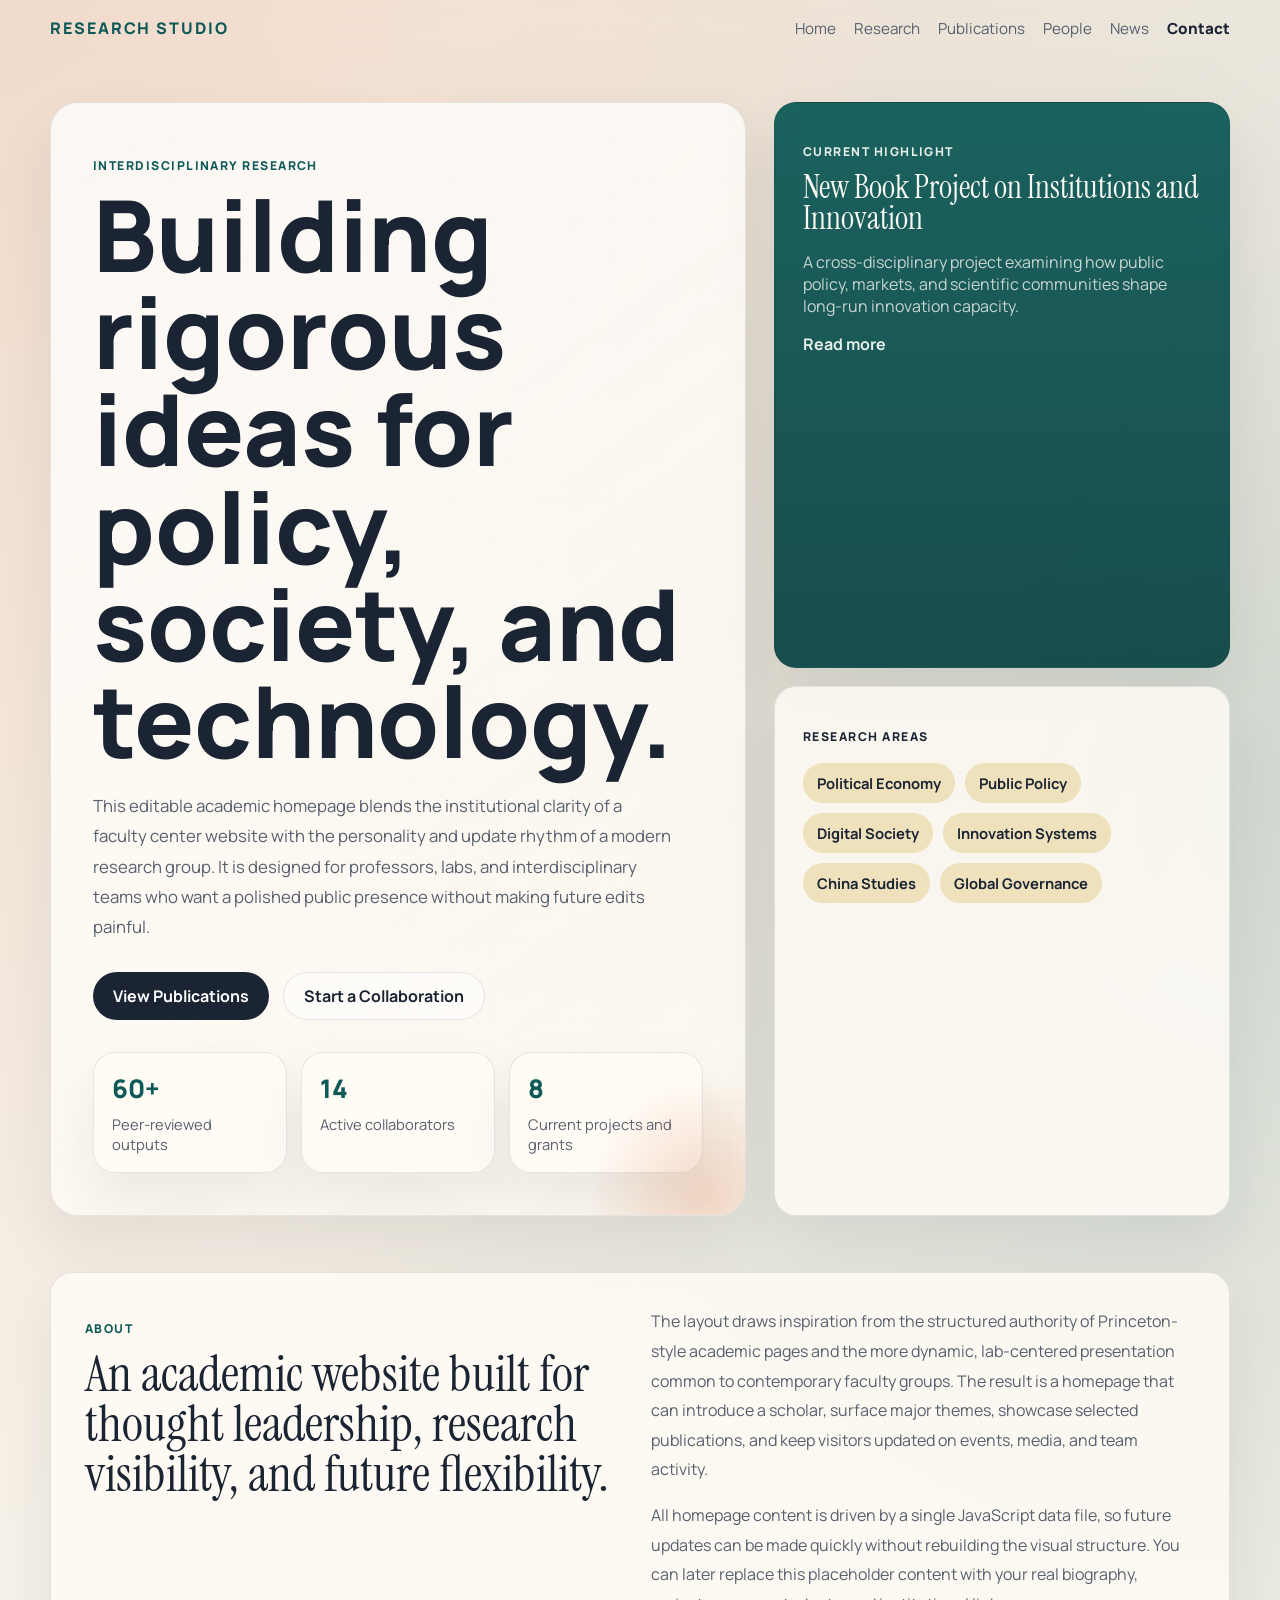
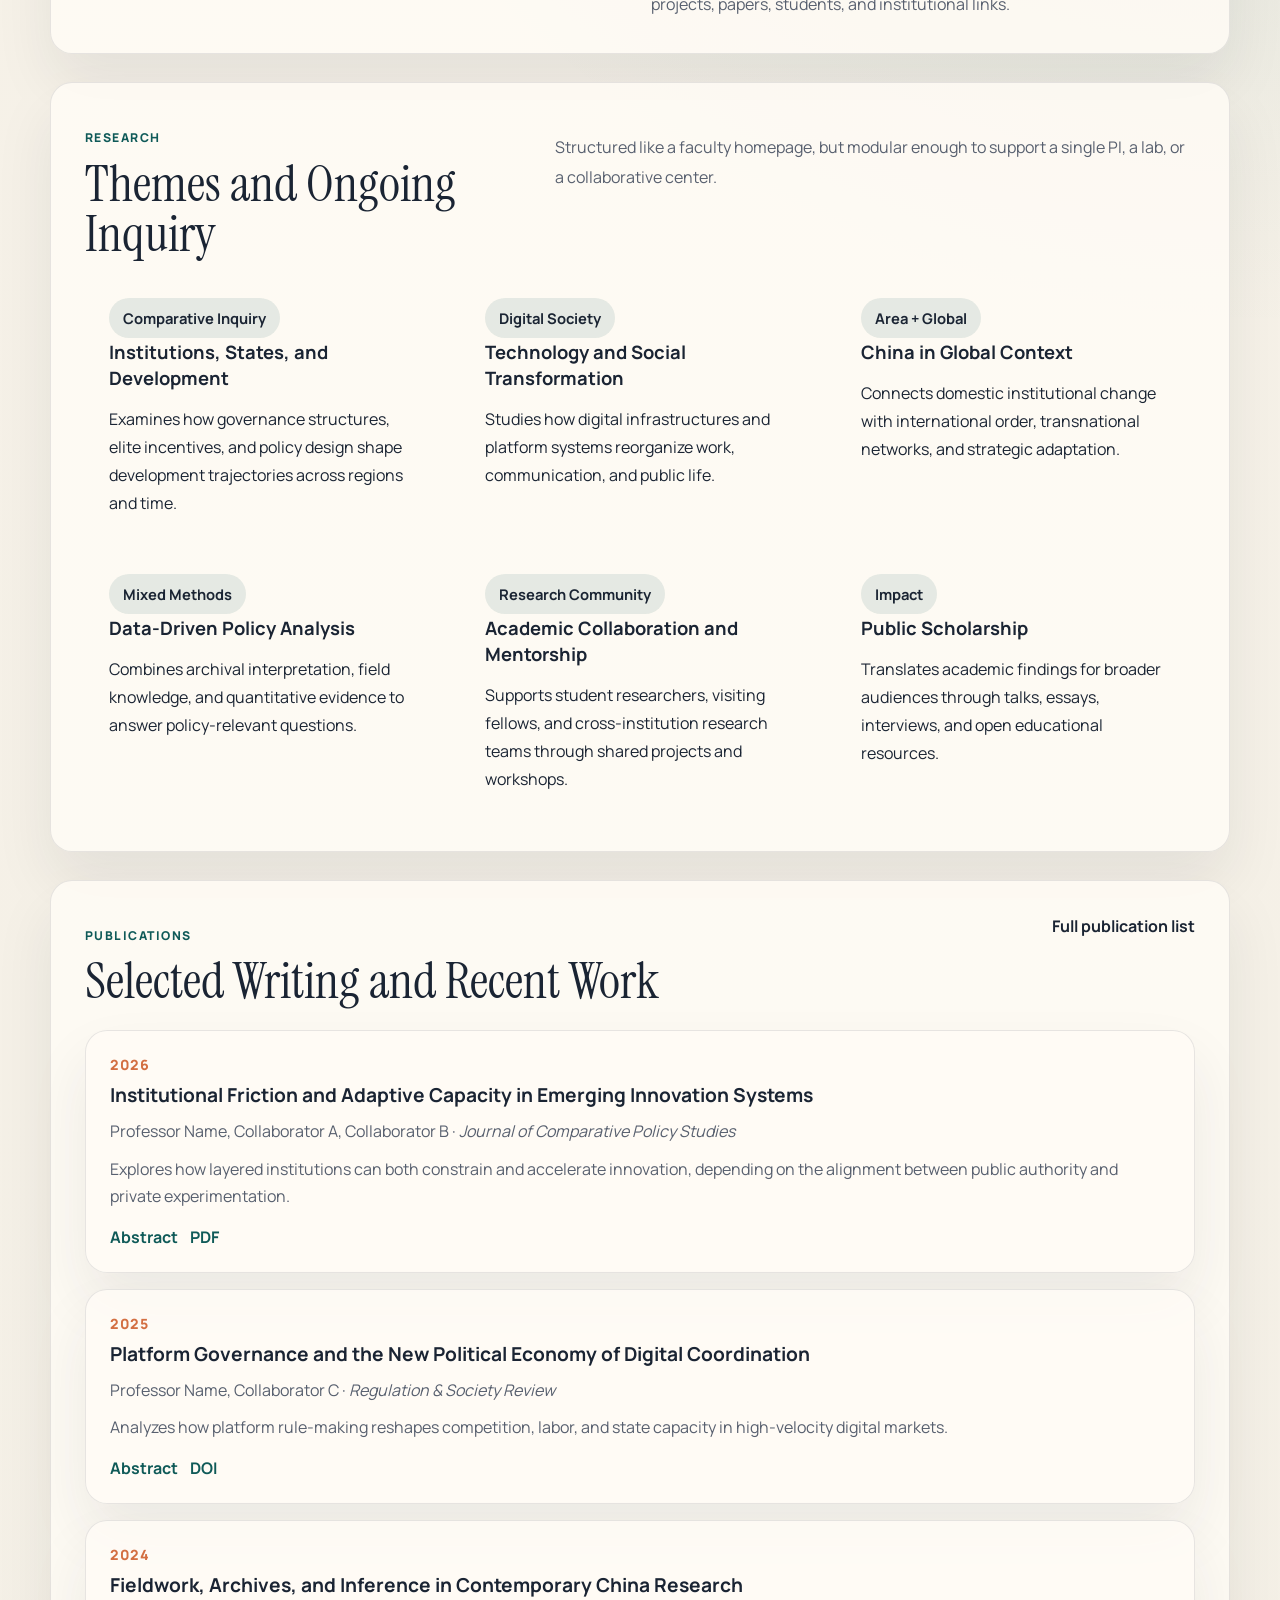
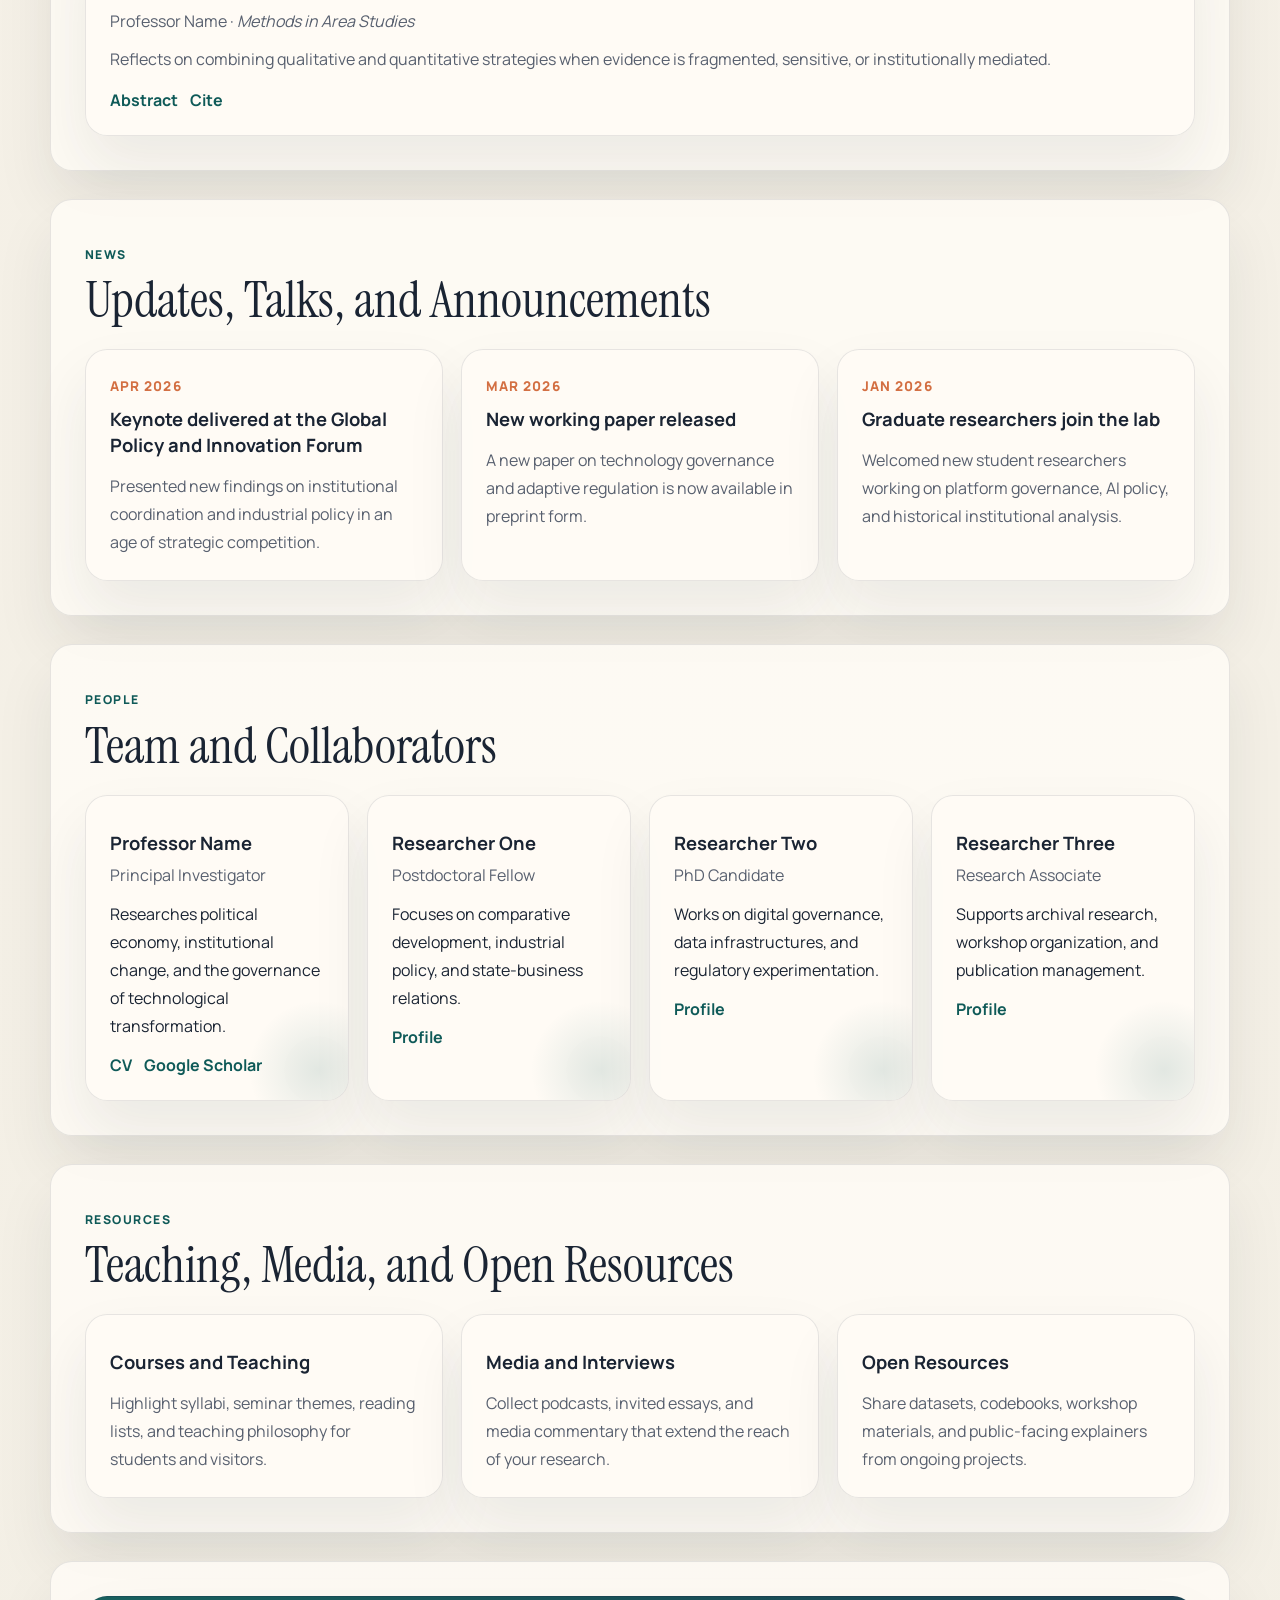
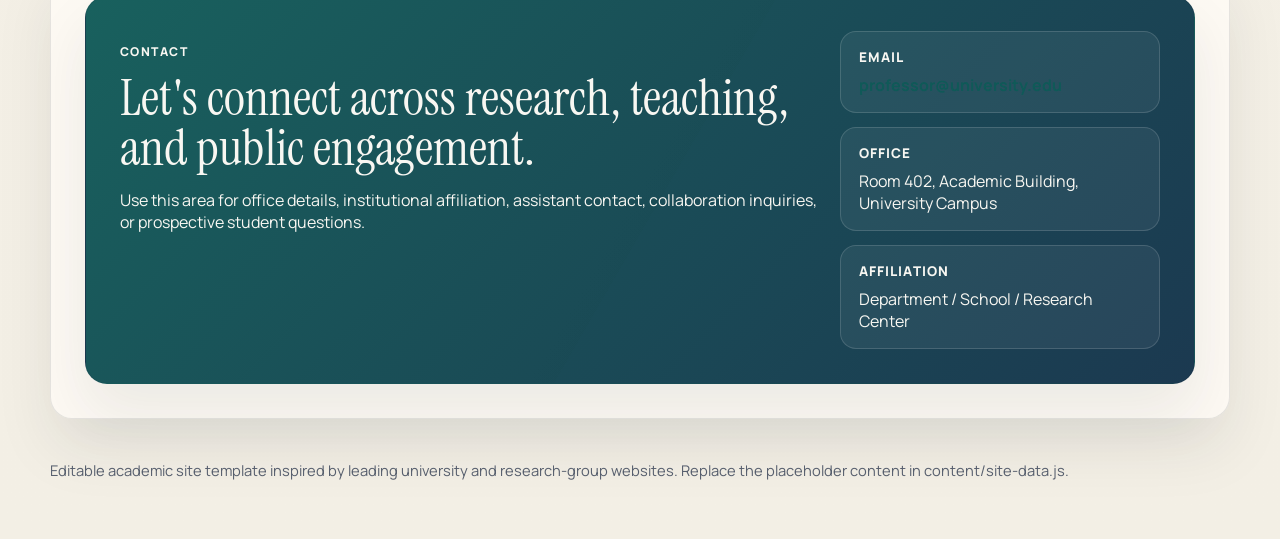
<file: index.html>
<!DOCTYPE html>
<html lang="en">
  <head>
    <meta charset="UTF-8" />
    <meta name="viewport" content="width=device-width, initial-scale=1.0" />
    <title>Academic Research Studio</title>
    <meta
      name="description"
      content="A modular academic website template for research groups, faculty, and interdisciplinary labs."
    />
    <link rel="preconnect" href="https://fonts.googleapis.com" />
    <link rel="preconnect" href="https://fonts.gstatic.com" crossorigin />
    <link
      href="https://fonts.googleapis.com/css2?family=Manrope:wght@400;500;600;700;800&family=Instrument+Serif:ital@0;1&display=swap"
      rel="stylesheet"
    />
    <link rel="stylesheet" href="styles.css" />
  </head>
  <body>
    <div class="page-shell">
      <header class="site-header">
        <a class="brand" href="index.html">
          <span class="brand-kicker" id="brand-kicker">Research Studio</span>
        </a>
        <nav class="site-nav" id="site-nav" aria-label="Primary navigation"></nav>
      </header>

      <main id="top">
        <section class="hero">
          <div class="hero-copy">
            <p class="eyebrow" id="hero-eyebrow">Interdisciplinary Research</p>
            <h1 id="hero-title">Building rigorous ideas for policy, society, and technology.</h1>
            <p class="hero-summary" id="hero-summary"></p>

            <div class="hero-actions">
              <a class="button button-primary" id="hero-primary-link" href="#publications">View Publications</a>
              <a class="button button-secondary" id="hero-secondary-link" href="#contact">Collaborate</a>
            </div>

            <div class="hero-metrics" id="hero-metrics"></div>
          </div>

          <aside class="hero-panel">
            <div class="panel-card panel-highlight">
              <p class="panel-label">Current Highlight</p>
              <h2 id="highlight-title"></h2>
              <p id="highlight-summary"></p>
              <a id="highlight-link" href="#" target="_blank" rel="noreferrer">Read more</a>
            </div>
            <div class="panel-card">
              <p class="panel-label">Research Areas</p>
              <div class="tag-grid" id="hero-tags"></div>
            </div>
          </aside>
        </section>

        <section class="section intro-grid" id="about">
          <div>
            <p class="section-kicker">About</p>
            <h2 class="section-title" id="about-title"></h2>
          </div>
          <div class="rich-text" id="about-copy"></div>
        </section>

        <section class="section" id="research">
          <div class="section-heading">
            <div>
              <p class="section-kicker">Research</p>
              <h2 class="section-title">Themes and Ongoing Inquiry</h2>
            </div>
            <p class="section-note">
              Structured like a faculty homepage, but modular enough to support a single PI, a lab,
              or a collaborative center.
            </p>
          </div>
          <div class="card-grid" id="research-grid"></div>
        </section>

        <section class="section split-section" id="publications">
          <div class="section-heading">
            <div>
              <p class="section-kicker">Publications</p>
              <h2 class="section-title">Selected Writing and Recent Work</h2>
            </div>
            <a class="text-link" id="all-publications-link" href="#" target="_blank" rel="noreferrer"
              >Full publication list</a
            >
          </div>
          <div class="publication-list" id="publication-list"></div>
        </section>

        <section class="section news-section" id="news">
          <div class="section-heading">
            <div>
              <p class="section-kicker">News</p>
              <h2 class="section-title">Updates, Talks, and Announcements</h2>
            </div>
          </div>
          <div class="news-grid" id="news-grid"></div>
        </section>

        <section class="section" id="people">
          <div class="section-heading">
            <div>
              <p class="section-kicker">People</p>
              <h2 class="section-title">Team and Collaborators</h2>
            </div>
          </div>
          <div class="people-grid" id="people-grid"></div>
        </section>

        <section class="section resources-section">
          <div class="section-heading">
            <div>
              <p class="section-kicker">Resources</p>
              <h2 class="section-title">Teaching, Media, and Open Resources</h2>
            </div>
          </div>
          <div class="resource-grid" id="resource-grid"></div>
        </section>

        <section class="section contact-section" id="contact">
          <div class="contact-card">
            <div>
              <p class="section-kicker">Contact</p>
              <h2 class="section-title" id="contact-title"></h2>
              <p class="contact-copy" id="contact-summary"></p>
            </div>
            <div class="contact-details" id="contact-details"></div>
          </div>
        </section>
      </main>
    </div>

    <footer class="site-footer">
      <p id="footer-text"></p>
    </footer>

    <script src="content/site-data.js"></script>
    <script src="script.js"></script>
  </body>
</html>
</file>
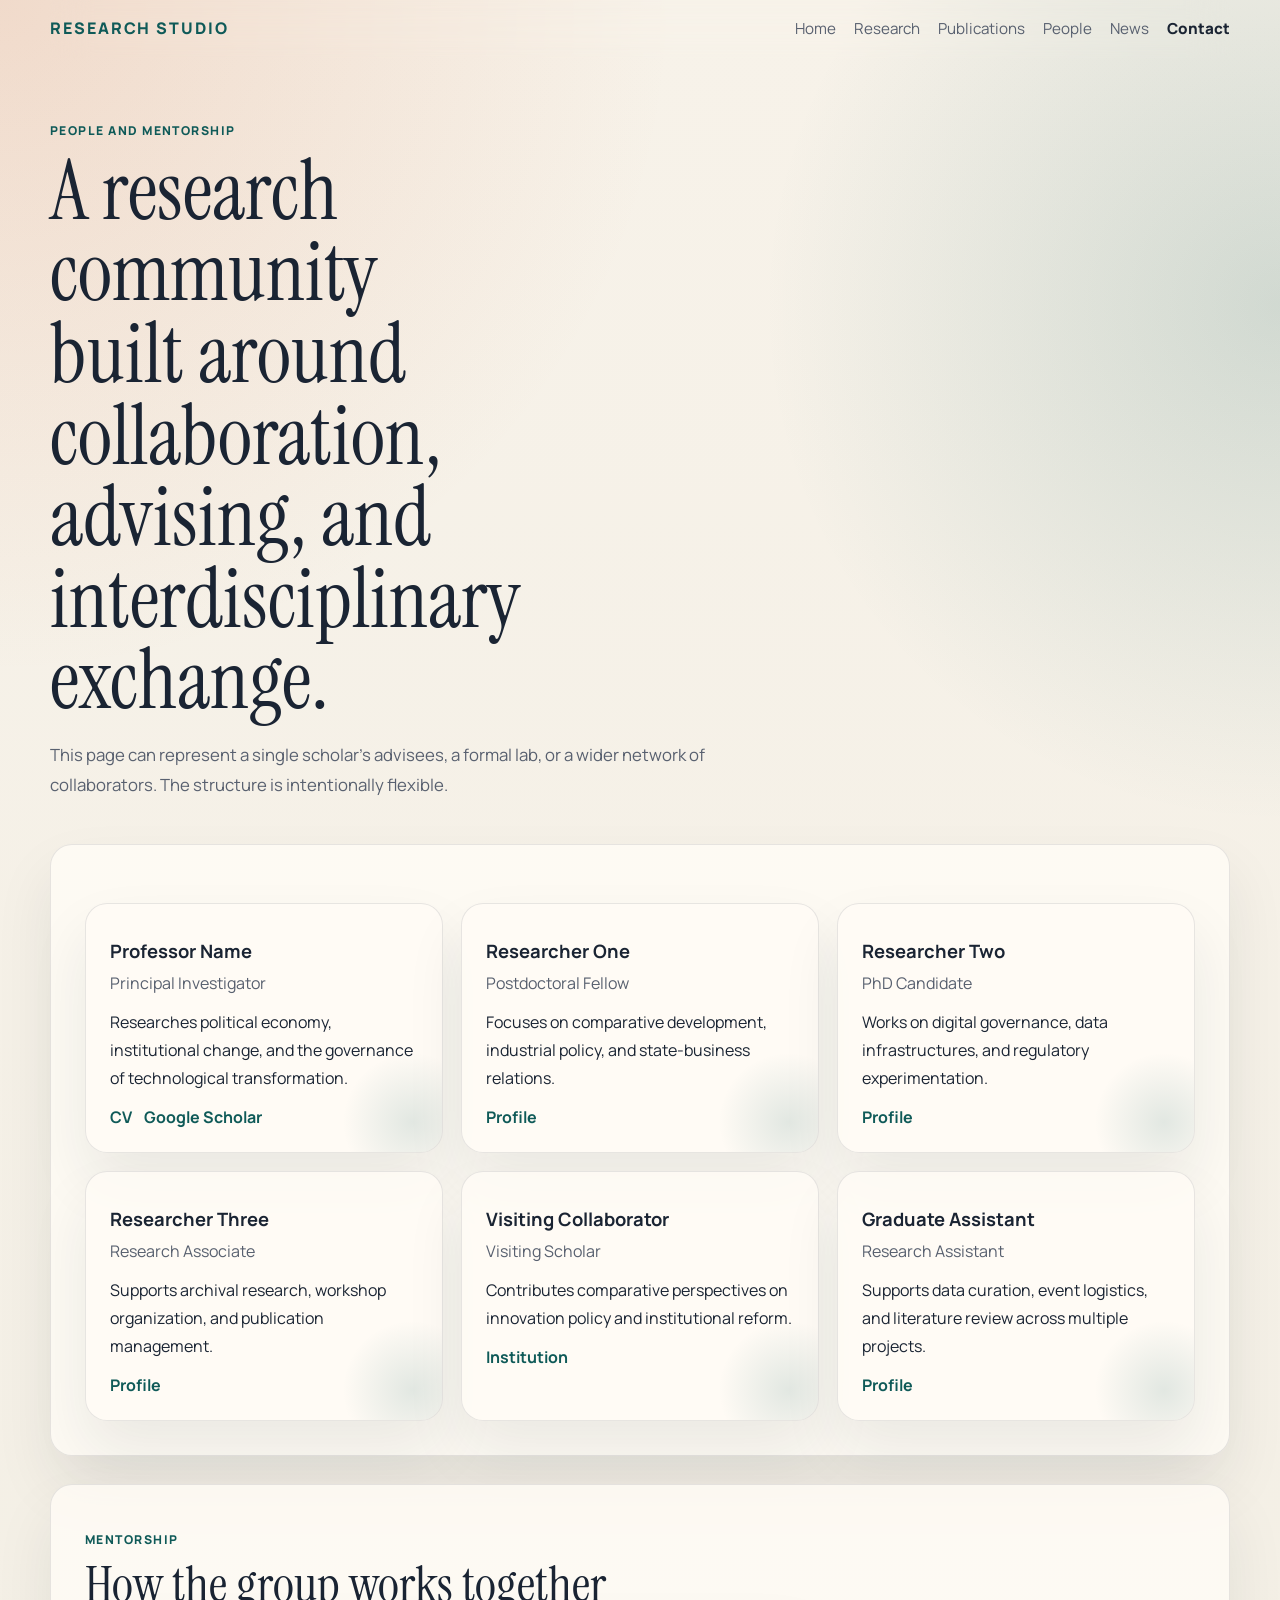
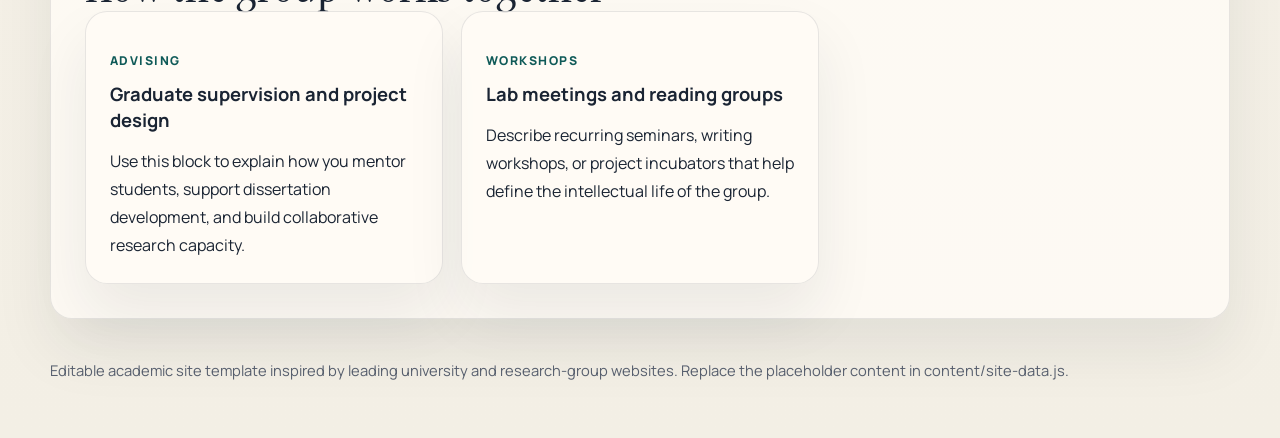
<file: people.html>
<!DOCTYPE html>
<html lang="en">
  <head>
    <meta charset="UTF-8" />
    <meta name="viewport" content="width=device-width, initial-scale=1.0" />
    <title>Academic Research Studio | People</title>
    <meta
      name="description"
      content="People, collaborators, and mentorship page for an academic website."
    />
    <link rel="preconnect" href="https://fonts.googleapis.com" />
    <link rel="preconnect" href="https://fonts.gstatic.com" crossorigin />
    <link
      href="https://fonts.googleapis.com/css2?family=Manrope:wght@400;500;600;700;800&family=Instrument+Serif:ital@0;1&display=swap"
      rel="stylesheet"
    />
    <link rel="stylesheet" href="styles.css" />
  </head>
  <body>
    <div class="page-shell">
      <header class="site-header">
        <a class="brand" href="index.html">
          <span class="brand-kicker" id="brand-kicker">Research Studio</span>
        </a>
        <nav class="site-nav" id="site-nav" aria-label="Primary navigation"></nav>
      </header>

      <main>
        <section class="page-hero">
          <p class="eyebrow" id="page-eyebrow"></p>
          <h1 class="page-title" id="page-title"></h1>
          <p class="page-summary" id="page-summary"></p>
        </section>

        <section class="section">
          <div class="people-grid people-grid-wide" id="people-page-grid"></div>
        </section>

        <section class="section">
          <div class="section-heading">
            <div>
              <p class="section-kicker">Mentorship</p>
              <h2 class="section-title">How the group works together</h2>
            </div>
          </div>
          <div class="feature-grid" id="mentorship-list"></div>
        </section>
      </main>
    </div>

    <footer class="site-footer">
      <p id="footer-text"></p>
    </footer>

    <script src="content/site-data.js"></script>
    <script src="script.js"></script>
  </body>
</html>
</file>
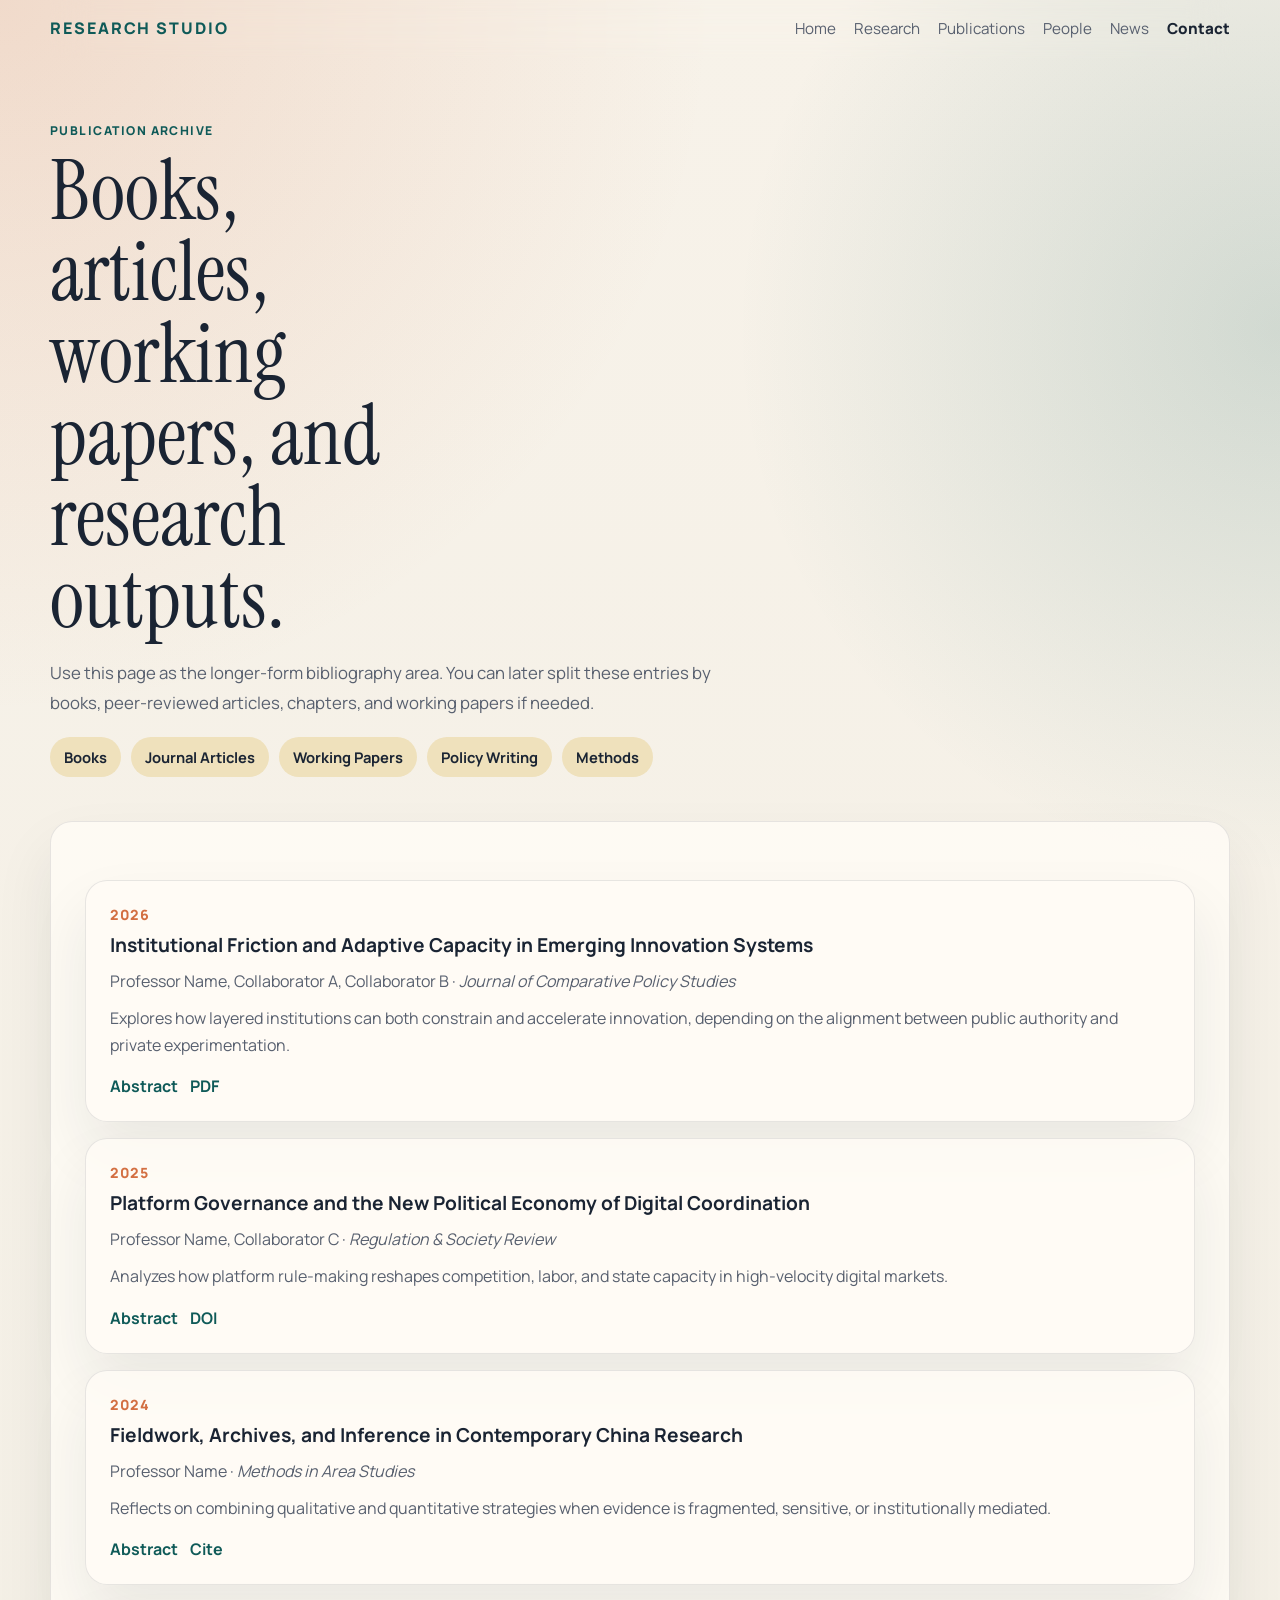
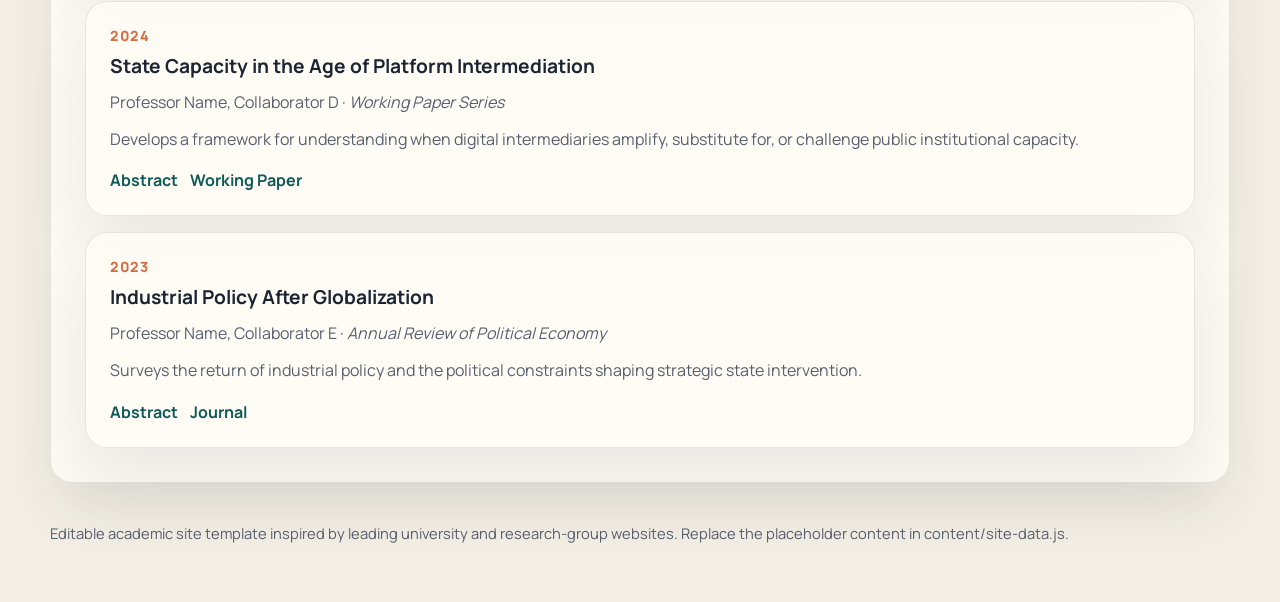
<file: publications.html>
<!DOCTYPE html>
<html lang="en">
  <head>
    <meta charset="UTF-8" />
    <meta name="viewport" content="width=device-width, initial-scale=1.0" />
    <title>Academic Research Studio | Publications</title>
    <meta
      name="description"
      content="Publication archive page for an academic website."
    />
    <link rel="preconnect" href="https://fonts.googleapis.com" />
    <link rel="preconnect" href="https://fonts.gstatic.com" crossorigin />
    <link
      href="https://fonts.googleapis.com/css2?family=Manrope:wght@400;500;600;700;800&family=Instrument+Serif:ital@0;1&display=swap"
      rel="stylesheet"
    />
    <link rel="stylesheet" href="styles.css" />
  </head>
  <body>
    <div class="page-shell">
      <header class="site-header">
        <a class="brand" href="index.html">
          <span class="brand-kicker" id="brand-kicker">Research Studio</span>
        </a>
        <nav class="site-nav" id="site-nav" aria-label="Primary navigation"></nav>
      </header>

      <main>
        <section class="page-hero">
          <p class="eyebrow" id="page-eyebrow"></p>
          <h1 class="page-title" id="page-title"></h1>
          <p class="page-summary" id="page-summary"></p>
          <div class="tag-grid" id="publication-categories"></div>
        </section>

        <section class="section">
          <div class="publication-list" id="publication-archive"></div>
        </section>
      </main>
    </div>

    <footer class="site-footer">
      <p id="footer-text"></p>
    </footer>

    <script src="content/site-data.js"></script>
    <script src="script.js"></script>
  </body>
</html>
</file>
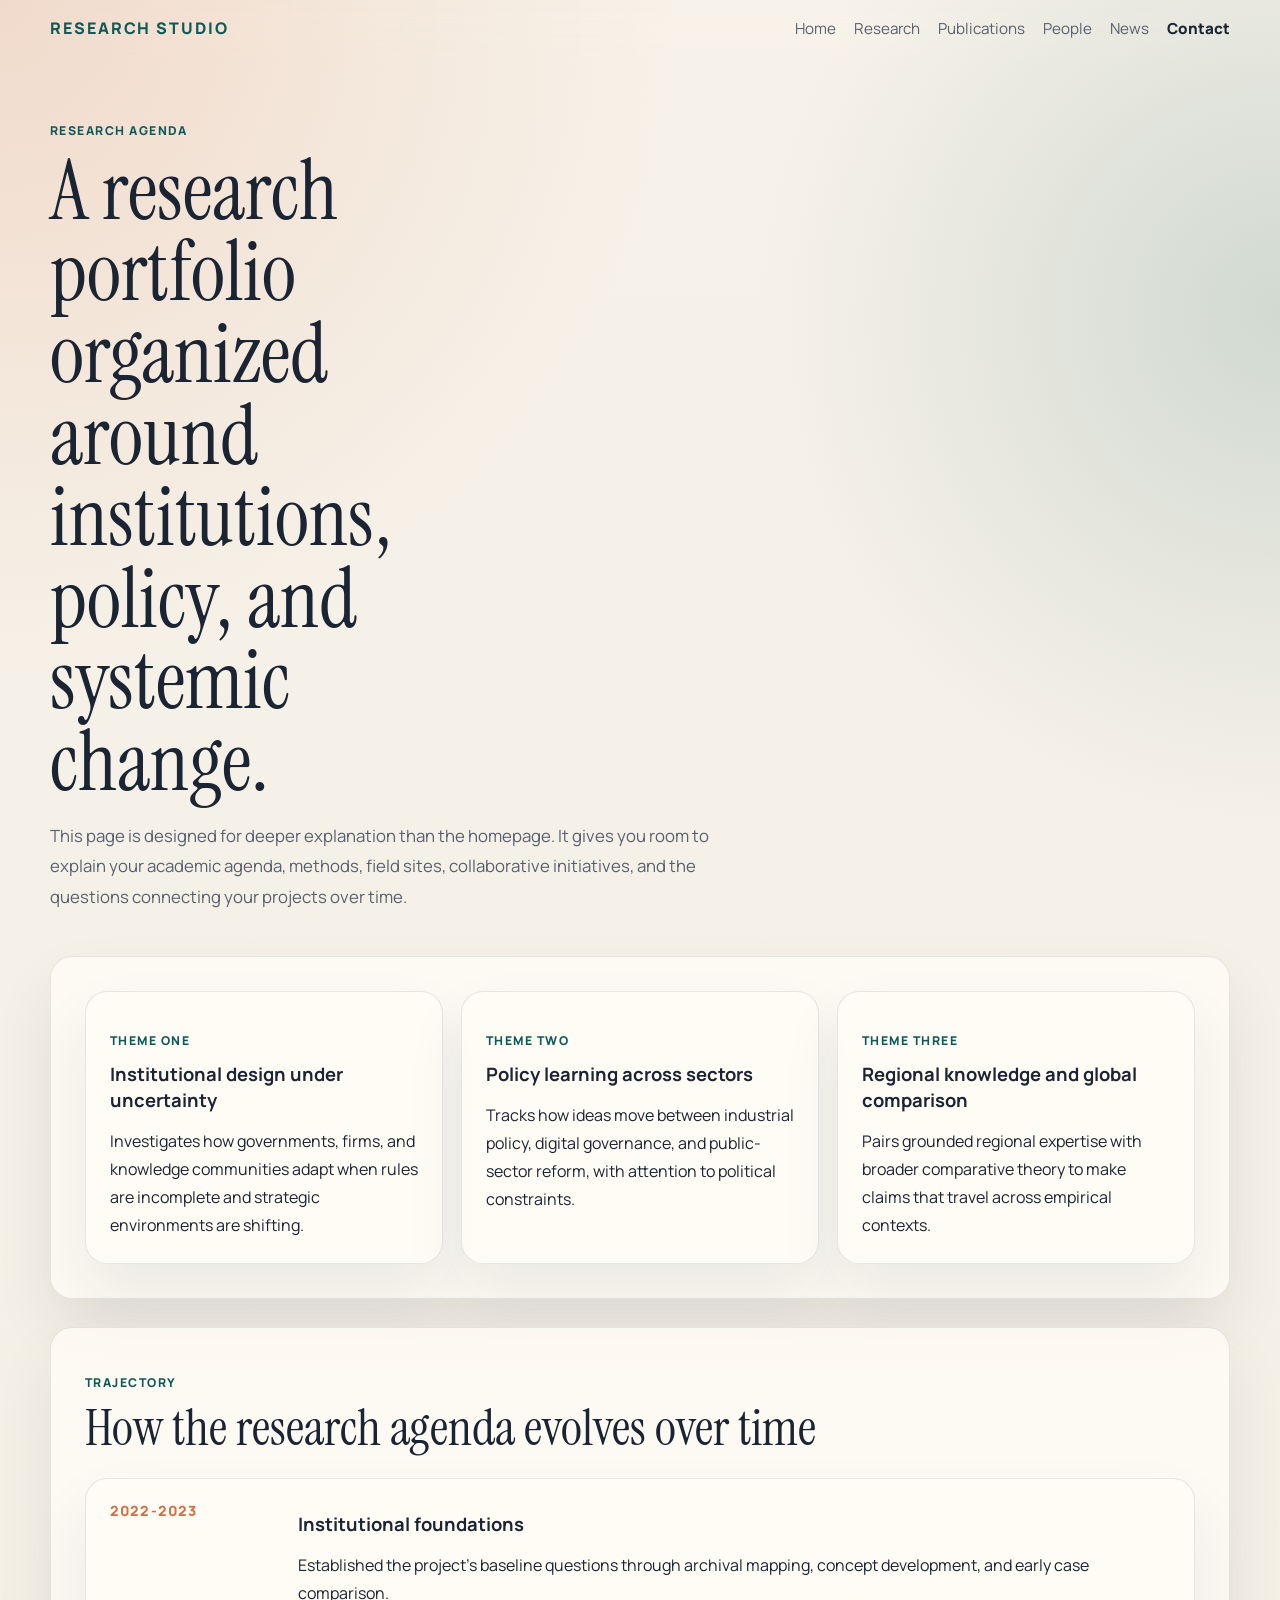
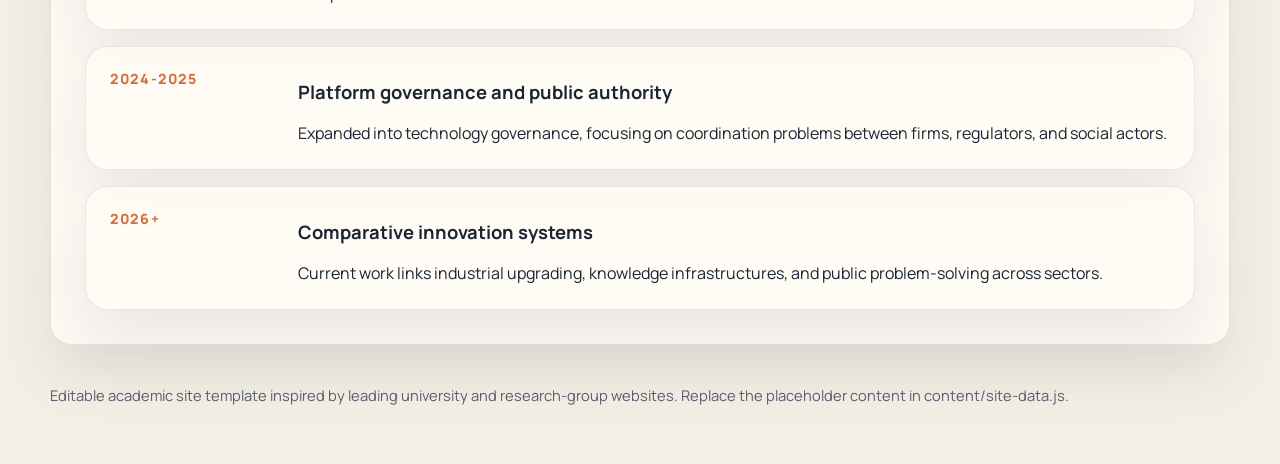
<file: research.html>
<!DOCTYPE html>
<html lang="en">
  <head>
    <meta charset="UTF-8" />
    <meta name="viewport" content="width=device-width, initial-scale=1.0" />
    <title>Academic Research Studio | Research</title>
    <meta
      name="description"
      content="Research agenda, themes, and long-form project overview for an academic website."
    />
    <link rel="preconnect" href="https://fonts.googleapis.com" />
    <link rel="preconnect" href="https://fonts.gstatic.com" crossorigin />
    <link
      href="https://fonts.googleapis.com/css2?family=Manrope:wght@400;500;600;700;800&family=Instrument+Serif:ital@0;1&display=swap"
      rel="stylesheet"
    />
    <link rel="stylesheet" href="styles.css" />
  </head>
  <body>
    <div class="page-shell">
      <header class="site-header">
        <a class="brand" href="index.html">
          <span class="brand-kicker" id="brand-kicker">Research Studio</span>
        </a>
        <nav class="site-nav" id="site-nav" aria-label="Primary navigation"></nav>
      </header>

      <main>
        <section class="page-hero">
          <p class="eyebrow" id="page-eyebrow"></p>
          <h1 class="page-title" id="page-title"></h1>
          <p class="page-summary" id="page-summary"></p>
        </section>

        <section class="section">
          <div class="feature-grid" id="research-page-grid"></div>
        </section>

        <section class="section">
          <div class="section-heading">
            <div>
              <p class="section-kicker">Trajectory</p>
              <h2 class="section-title">How the research agenda evolves over time</h2>
            </div>
          </div>
          <div class="timeline-list" id="timeline-list"></div>
        </section>
      </main>
    </div>

    <footer class="site-footer">
      <p id="footer-text"></p>
    </footer>

    <script src="content/site-data.js"></script>
    <script src="script.js"></script>
  </body>
</html>
</file>
<file: styles.css>
:root {
  --bg: #f3efe5;
  --surface: rgba(255, 252, 246, 0.82);
  --surface-strong: #fffdf8;
  --ink: #1a2433;
  --muted: #58606f;
  --line: rgba(26, 36, 51, 0.1);
  --brand: #0f5a58;
  --brand-2: #d36f42;
  --accent: #efe1bc;
  --shadow: 0 30px 60px rgba(26, 36, 51, 0.08);
  --radius-xl: 28px;
  --radius-lg: 22px;
  --radius-md: 16px;
  --container: min(1180px, calc(100vw - 40px));
}

* {
  box-sizing: border-box;
}

html {
  scroll-behavior: smooth;
}

body {
  margin: 0;
  font-family: "Manrope", sans-serif;
  color: var(--ink);
  background:
    radial-gradient(circle at top left, rgba(211, 111, 66, 0.18), transparent 28%),
    radial-gradient(circle at right 15%, rgba(15, 90, 88, 0.16), transparent 24%),
    linear-gradient(180deg, #f7f2e9 0%, var(--bg) 100%);
  min-height: 100vh;
}

a {
  color: inherit;
  text-decoration: none;
}

.page-shell,
.site-footer {
  width: var(--container);
  margin: 0 auto;
}

.site-header {
  position: sticky;
  top: 0;
  z-index: 10;
  display: flex;
  align-items: center;
  justify-content: space-between;
  gap: 24px;
  padding: 18px 0;
  backdrop-filter: blur(18px);
}

.brand {
  display: inline-flex;
  flex-direction: column;
  gap: 2px;
}

.brand-kicker,
.eyebrow,
.section-kicker,
.panel-label {
  text-transform: uppercase;
  letter-spacing: 0.12em;
  font-size: 0.76rem;
  font-weight: 800;
}

.brand-kicker,
.eyebrow,
.section-kicker {
  color: var(--brand);
}

.brand-kicker {
  font-size: 1rem;
  line-height: 1.35;
}

.brand-title {
  font-weight: 800;
  font-size: 1rem;
}

.site-nav {
  display: flex;
  flex-wrap: wrap;
  gap: 18px;
  font-size: 0.95rem;
  color: var(--muted);
}

.site-nav a:hover,
.text-link:hover,
.panel-card a:hover {
  color: var(--brand);
}

.nav-highlight {
  font-weight: 800;
  color: var(--ink);
}

.hero {
  display: grid;
  grid-template-columns: 1.45fr 0.95fr;
  gap: 28px;
  padding: 44px 0 28px;
  align-items: stretch;
}

.page-hero {
  padding: 52px 0 16px;
}

.page-title {
  margin: 10px 0 0;
  font-family: "Instrument Serif", serif;
  font-size: clamp(3rem, 7vw, 5.2rem);
  font-weight: 400;
  line-height: 0.98;
  max-width: 11ch;
}

.page-summary {
  max-width: 68ch;
  margin: 18px 0 0;
  color: var(--muted);
  line-height: 1.8;
  font-size: 1.05rem;
}

.hero-copy,
.hero-panel,
.section,
.contact-card {
  position: relative;
}

.hero-copy {
  padding: 42px;
  border: 1px solid var(--line);
  border-radius: var(--radius-xl);
  background:
    linear-gradient(145deg, rgba(255, 255, 255, 0.78), rgba(255, 250, 241, 0.88)),
    url("data:image/svg+xml,%3Csvg xmlns='http://www.w3.org/2000/svg' width='160' height='160' viewBox='0 0 160 160'%3E%3Cg fill='none' stroke='rgba(15,90,88,0.06)' stroke-width='1'%3E%3Cpath d='M0 40h160M0 80h160M0 120h160'/%3E%3Cpath d='M40 0v160M80 0v160M120 0v160'/%3E%3C/g%3E%3C/svg%3E");
  box-shadow: var(--shadow);
  overflow: hidden;
}

.hero-copy::after {
  content: "";
  position: absolute;
  width: 240px;
  height: 240px;
  right: -80px;
  bottom: -100px;
  border-radius: 50%;
  background: radial-gradient(circle, rgba(211, 111, 66, 0.24), transparent 68%);
}

.hero h1,
.section-title,
.panel-card h2 {
  margin: 0;
  line-height: 0.98;
}

.hero h1 {
  max-width: 10ch;
  font-family: "Manrope", sans-serif;
  font-size: clamp(3.3rem, 8vw, 6.2rem);
  font-weight: 800;
  margin-top: 12px;
}

.hero-summary,
.section-note,
.rich-text,
.publication-meta,
.publication-abstract,
.news-card p,
.person-role,
.resource-card p,
.contact-copy,
.contact-item,
.site-footer {
  color: var(--muted);
}

.hero-summary {
  max-width: 58ch;
  margin: 22px 0 0;
  font-size: 1.05rem;
  line-height: 1.8;
}

.hero-actions {
  display: flex;
  flex-wrap: wrap;
  gap: 14px;
  margin-top: 30px;
}

.button {
  display: inline-flex;
  align-items: center;
  justify-content: center;
  min-height: 48px;
  padding: 0 20px;
  border-radius: 999px;
  font-weight: 700;
  transition: transform 180ms ease, background-color 180ms ease, color 180ms ease;
}

.button:hover {
  transform: translateY(-1px);
}

.button-primary {
  background: var(--ink);
  color: #fff;
}

.button-secondary {
  border: 1px solid var(--line);
  background: rgba(255, 255, 255, 0.55);
}

.hero-metrics {
  display: grid;
  grid-template-columns: repeat(3, minmax(0, 1fr));
  gap: 14px;
  margin-top: 32px;
}

.metric-card,
.panel-card,
.section,
.contact-card,
.publication-item,
.news-card,
.person-card,
.resource-card {
  border: 1px solid var(--line);
  background: var(--surface);
  border-radius: var(--radius-lg);
  box-shadow: var(--shadow);
}

.metric-card {
  padding: 18px;
  backdrop-filter: blur(12px);
}

.metric-value {
  display: block;
  font-size: 1.6rem;
  font-weight: 800;
  color: var(--brand);
}

.metric-label {
  display: block;
  margin-top: 8px;
  font-size: 0.92rem;
  color: var(--muted);
}

.hero-panel {
  display: grid;
  gap: 18px;
}

.panel-card {
  padding: 28px;
}

.hero-image-card {
  padding: 0;
  overflow: hidden;
}

.hero-image-card img {
  display: block;
  width: 100%;
  aspect-ratio: 4 / 3;
  object-fit: cover;
  background: linear-gradient(135deg, rgba(15, 90, 88, 0.14), rgba(211, 111, 66, 0.2));
}

.image-caption {
  padding: 20px 24px 24px;
}

.image-caption p:last-child {
  margin: 8px 0 0;
  color: var(--muted);
  line-height: 1.7;
}

.panel-highlight {
  background:
    linear-gradient(180deg, rgba(15, 90, 88, 0.95), rgba(13, 69, 68, 0.95)),
    linear-gradient(120deg, rgba(255, 255, 255, 0.12), transparent);
  color: #f8f7f2;
}

.panel-highlight .panel-label,
.panel-highlight a {
  color: #e6efe7;
}

.panel-highlight p {
  color: rgba(248, 247, 242, 0.78);
}

.panel-card h2 {
  font-size: 2rem;
  font-family: "Instrument Serif", serif;
  font-weight: 400;
  margin-top: 10px;
}

.panel-card a,
.text-link {
  font-weight: 700;
}

.tag-grid {
  display: flex;
  flex-wrap: wrap;
  gap: 10px;
  margin-top: 18px;
}

.tag {
  padding: 10px 14px;
  border-radius: 999px;
  background: var(--accent);
  font-size: 0.92rem;
  font-weight: 700;
}

.section {
  padding: 34px;
  margin-top: 28px;
}

.section-heading,
.intro-grid,
.contact-card {
  display: flex;
  align-items: flex-start;
  justify-content: space-between;
  gap: 22px;
}

.intro-grid > * {
  flex: 1;
}

.section-title {
  margin-top: 10px;
  font-family: "Instrument Serif", serif;
  font-size: clamp(2rem, 4vw, 3.2rem);
  font-weight: 400;
}

.section-note,
.rich-text {
  max-width: 64ch;
  line-height: 1.85;
}

.rich-text p {
  margin: 0;
}

.rich-text p + p {
  margin-top: 16px;
}

.card-grid,
.news-grid,
.people-grid,
.resource-grid {
  display: grid;
  gap: 18px;
  margin-top: 24px;
}

.card-grid {
  grid-template-columns: repeat(3, minmax(0, 1fr));
}

.research-card,
.news-card,
.person-card,
.resource-card,
.feature-card {
  padding: 24px;
}

.research-card h3,
.news-card h3,
.person-card h3,
.resource-card h3,
.feature-card h3,
.timeline-item h3 {
  margin: 10px 0 0;
  font-size: 1.15rem;
}

.research-card p,
.resource-card p,
.news-card p,
.feature-card p,
.timeline-item p,
.person-card p {
  margin: 14px 0 0;
  line-height: 1.75;
}

.research-card .tag {
  background: rgba(15, 90, 88, 0.1);
}

.publication-list {
  display: grid;
  gap: 16px;
  margin-top: 24px;
}

.publication-item {
  padding: 24px;
}

.publication-year {
  color: var(--brand-2);
  font-size: 0.88rem;
  font-weight: 800;
  text-transform: uppercase;
  letter-spacing: 0.08em;
}

.publication-item h3 {
  margin: 8px 0 0;
  font-size: 1.2rem;
}

.publication-meta,
.publication-abstract {
  margin-top: 10px;
  line-height: 1.7;
}

.publication-links,
.person-links {
  display: flex;
  flex-wrap: wrap;
  gap: 12px;
  margin-top: 14px;
}

.publication-links a,
.person-links a,
.contact-item a {
  color: var(--brand);
  font-weight: 700;
}

.news-grid {
  grid-template-columns: repeat(3, minmax(0, 1fr));
}

.news-date {
  font-size: 0.84rem;
  color: var(--brand-2);
  font-weight: 800;
  text-transform: uppercase;
  letter-spacing: 0.08em;
}

.people-grid {
  grid-template-columns: repeat(4, minmax(0, 1fr));
}

.people-grid-wide {
  grid-template-columns: repeat(3, minmax(0, 1fr));
}

.person-role {
  margin-top: 8px;
}

.person-card {
  position: relative;
  overflow: hidden;
}

.person-image {
  display: block;
  width: calc(100% + 48px);
  max-width: none;
  margin: -24px -24px 18px;
  aspect-ratio: 4 / 3;
  object-fit: cover;
  background: linear-gradient(135deg, rgba(15, 90, 88, 0.14), rgba(211, 111, 66, 0.2));
}

.person-card::before {
  content: "";
  position: absolute;
  inset: auto -40px -40px auto;
  width: 140px;
  height: 140px;
  border-radius: 50%;
  background: radial-gradient(circle, rgba(15, 90, 88, 0.12), transparent 70%);
}

.resource-grid {
  grid-template-columns: repeat(3, minmax(0, 1fr));
}

.feature-grid {
  display: grid;
  grid-template-columns: repeat(3, minmax(0, 1fr));
  gap: 18px;
}

.feature-card,
.timeline-item {
  border: 1px solid var(--line);
  background: var(--surface);
  border-radius: var(--radius-lg);
  box-shadow: var(--shadow);
}

.timeline-list {
  display: grid;
  gap: 16px;
  margin-top: 24px;
}

.timeline-item {
  display: grid;
  grid-template-columns: 170px 1fr;
  gap: 18px;
  padding: 22px 24px;
}

.timeline-year {
  color: var(--brand-2);
  font-size: 0.88rem;
  font-weight: 800;
  text-transform: uppercase;
  letter-spacing: 0.08em;
}

.contact-card {
  padding: 34px;
  background:
    linear-gradient(135deg, rgba(15, 90, 88, 0.96), rgba(18, 49, 73, 0.96)),
    linear-gradient(120deg, rgba(255, 255, 255, 0.1), transparent);
  color: #f8f7f2;
}

.contact-card .section-kicker,
.contact-card .section-title,
.contact-card .contact-copy,
.contact-card .contact-item {
  color: #f8f7f2;
}

.contact-details {
  display: grid;
  gap: 14px;
  min-width: min(320px, 100%);
}

.contact-item {
  padding: 16px 18px;
  border: 1px solid rgba(255, 255, 255, 0.14);
  border-radius: var(--radius-md);
  background: rgba(255, 255, 255, 0.06);
}

.contact-label {
  display: block;
  margin-bottom: 8px;
  font-size: 0.84rem;
  font-weight: 800;
  letter-spacing: 0.08em;
  text-transform: uppercase;
}

.site-footer {
  padding: 26px 0 44px;
  font-size: 0.92rem;
}

@media (max-width: 1080px) {
  .hero,
  .card-grid,
  .news-grid,
  .people-grid,
  .resource-grid,
  .feature-grid,
  .people-grid-wide {
    grid-template-columns: repeat(2, minmax(0, 1fr));
  }

  .hero {
    align-items: unset;
  }

  .hero,
  .section-heading,
  .intro-grid,
  .contact-card {
    grid-template-columns: 1fr;
    flex-direction: column;
  }
}

@media (max-width: 720px) {
  .page-shell,
  .site-footer {
    width: min(100vw - 24px, 1180px);
  }

  .site-header {
    padding: 14px 0;
  }

  .site-nav {
    gap: 12px;
    font-size: 0.9rem;
  }

  .hero,
  .hero-metrics,
  .card-grid,
  .news-grid,
  .people-grid,
  .resource-grid,
  .feature-grid,
  .people-grid-wide {
    grid-template-columns: 1fr;
  }

  .timeline-item {
    grid-template-columns: 1fr;
  }

  .hero-copy,
  .panel-card,
  .section,
  .contact-card {
    padding: 24px;
  }

  .hero h1 {
    max-width: none;
  }
}
</file>
